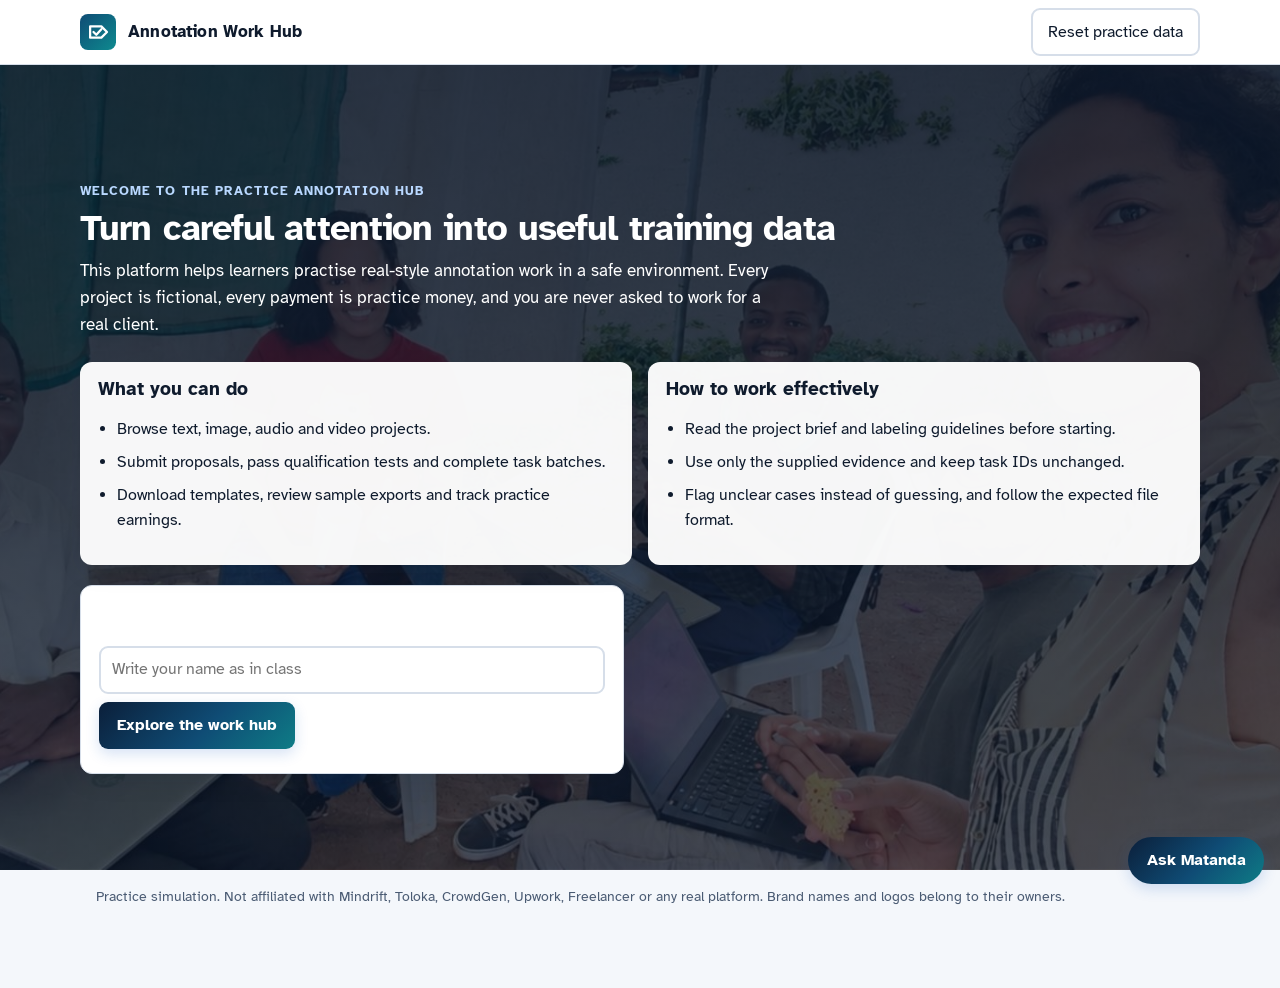
<file: index.html>
<!doctype html>
<html lang="en">
<head>
<meta charset="utf-8">
<meta name="viewport" content="width=device-width, initial-scale=1">
<title>Annotation Work Hub</title>
<link rel="icon" href="favicon.svg" type="image/svg+xml">
<link rel="apple-touch-icon" href="apple-touch-icon.png">
<link href="https://fonts.googleapis.com/css2?family=Atkinson+Hyperlegible:wght@400;700&display=swap" rel="stylesheet">
<link rel="stylesheet" href="theme.css">
<link rel="stylesheet" href="app.css">
</head>
<body>
<header class="site-header">
<svg class="brand-mark" viewBox="0 0 64 64" aria-hidden="true"><defs><linearGradient id="brand-gradient" x1="0" y1="0" x2="1" y2="1"><stop offset="0" stop-color="#0F4C75"/><stop offset="1" stop-color="#0E8A8F"/></linearGradient></defs><rect width="64" height="64" rx="14" fill="url(#brand-gradient)"/><path d="M18 22h20l10 10-10 10H18z" fill="none" stroke="#fff" stroke-width="4" stroke-linejoin="round"/><path d="M24 32l5 5 9-10" fill="none" stroke="#fff" stroke-width="4" stroke-linecap="round" stroke-linejoin="round"/></svg>
<a class="brand-name" href="index.html">Annotation Work Hub</a>
</header>
<main id="app"></main>
<footer class="site-footer"><p>Practice simulation. Not affiliated with Mindrift, Toloka, CrowdGen, Upwork, Freelancer or any real platform. Brand names and logos belong to their owners.</p></footer>
<script src="app.js"></script>
</body>
</html>
</file>
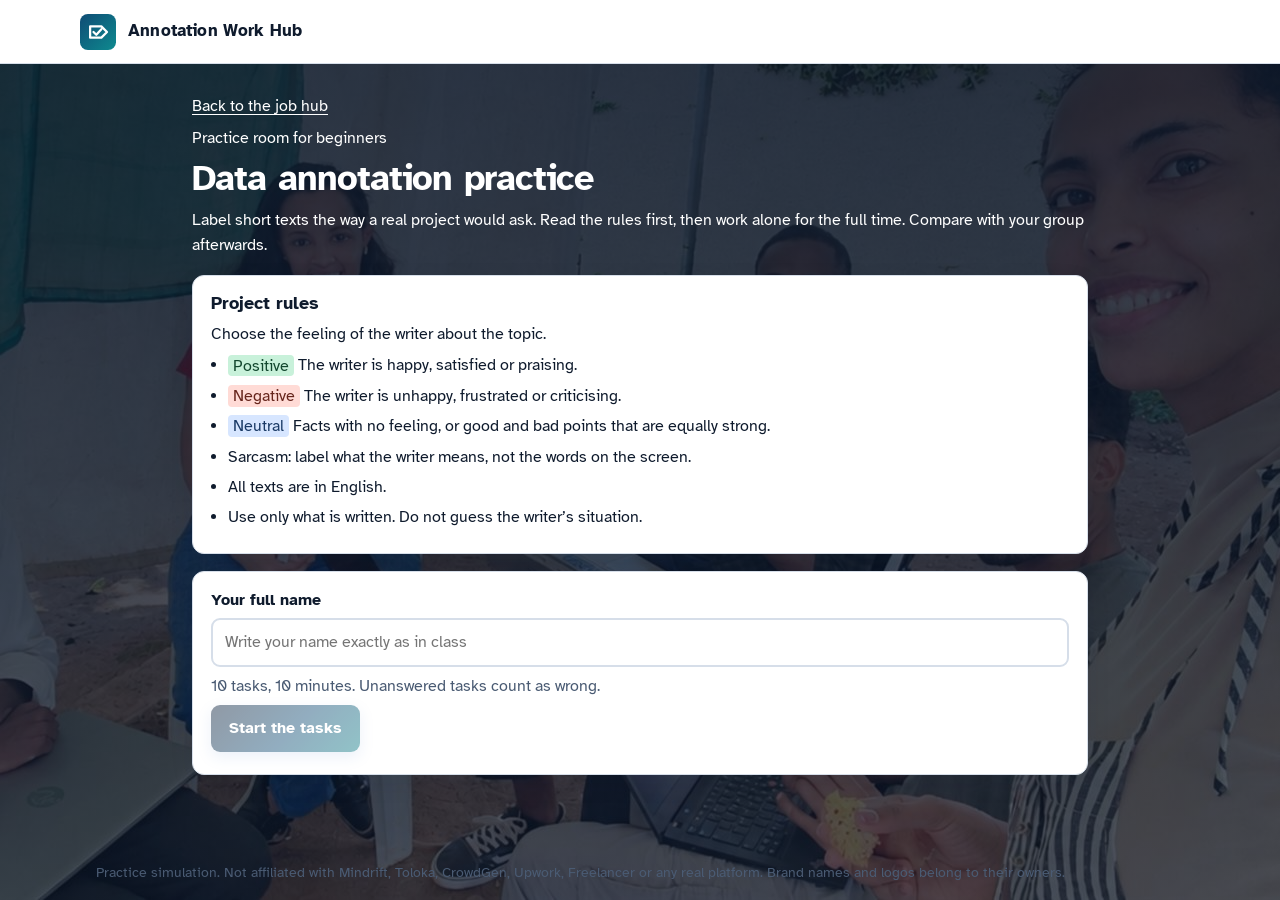
<file: practice.html>
<!doctype html>
<html lang="en">
<head>
<meta charset="utf-8">
<meta name="viewport" content="width=device-width, initial-scale=1">
<title>Annotation Practice Room</title>
<link rel="preconnect" href="https://fonts.googleapis.com">
<link rel="preconnect" href="https://fonts.gstatic.com" crossorigin>
<link href="https://fonts.googleapis.com/css2?family=Atkinson+Hyperlegible:wght@400;700&display=swap" rel="stylesheet">
<link rel="icon" href="favicon.svg" type="image/svg+xml">
<link rel="apple-touch-icon" href="apple-touch-icon.png">
<link rel="stylesheet" href="theme.css">
<link rel="stylesheet" href="style.css">
</head>
<body>
<header class="site-header">
<svg class="brand-mark" viewBox="0 0 64 64" aria-hidden="true"><defs><linearGradient id="brand-gradient" x1="0" y1="0" x2="1" y2="1"><stop offset="0" stop-color="#0F4C75"/><stop offset="1" stop-color="#0E8A8F"/></linearGradient></defs><rect width="64" height="64" rx="14" fill="url(#brand-gradient)"/><path d="M18 22h20l10 10-10 10H18z" fill="none" stroke="#fff" stroke-width="4" stroke-linejoin="round"/><path d="M24 32l5 5 9-10" fill="none" stroke="#fff" stroke-width="4" stroke-linecap="round" stroke-linejoin="round"/></svg>
<a class="brand-name" href="index.html">Annotation Work Hub</a>
</header>
<main>

<section id="intro">
  <p><a href="index.html">Back to the job hub</a></p>
  <p class="muted">Practice room for beginners</p>
  <h1>Data annotation practice</h1>
  <p>Label short texts the way a real project would ask. Read the rules first, then work alone for the full time. Compare with your group afterwards.</p>

  <div class="panel">
    <h2>Project rules</h2>
    <p>Choose the feeling of the writer about the topic.</p>
    <ul class="guide">
      <li><mark class="k pos">Positive</mark> The writer is happy, satisfied or praising.</li>
      <li><mark class="k neg">Negative</mark> The writer is unhappy, frustrated or criticising.</li>
      <li><mark class="k neu">Neutral</mark> Facts with no feeling, or good and bad points that are equally strong.</li>
      <li>Sarcasm: label what the writer means, not the words on the screen.</li>
      <li>All texts are in English.</li>
      <li>Use only what is written. Do not guess the writer’s situation.</li>
    </ul>
  </div>

  <div class="panel">
    <label for="name">Your full name</label>
    <input id="name" type="text" autocomplete="off" placeholder="Write your name exactly as in class">
    <p class="muted" id="meta"></p>
    <p><button class="primary" id="start" disabled>Start the tasks</button></p>
  </div>
</section>

<section id="work" class="hidden" aria-live="polite">
  <div class="top"><span id="count"></span><span class="timer" id="timer"></span></div>
  <div class="bar"><i id="fill"></i></div>
  <div class="sentbox"><span class="sent" id="sent"></span></div>
  <div class="opts" id="opts" role="group" aria-label="Choose a label"></div>
  <p class="muted">Keys: 1, 2, 3 to label. Left and right arrows to move.</p>
  <div class="nav">
    <button class="ghost" id="back">Back</button>
    <span>
      <button class="ghost" id="next">Next task</button>
      <button class="primary hidden" id="finish">Finish and score</button>
    </span>
  </div>
</section>

<section id="done" class="hidden">
  <h1>Your result</h1>
  <div class="panel">
    <div class="score" id="score"></div>
    <p id="verdict"></p>
    <p class="muted" id="sendmsg"></p>
    <p>
      <button class="ghost" id="copy">Copy my results</button>
      <button class="primary" id="again">Practice again</button>
    </p>
  </div>
  <h2>Review with your group</h2>
  <p class="muted">Where you and a teammate chose differently, read the rules together and decide which label fits. That discussion is the practice.</p>
  <div class="panel" id="review"></div>
</section>
 </main>
<footer class="site-footer"><p>Practice simulation. Not affiliated with Mindrift, Toloka, CrowdGen, Upwork, Freelancer or any real platform. Brand names and logos belong to their owners.</p></footer>
<script src="pda.js" type="module"></script>
</body>
</html>
</file>
<file: theme.css>
:root {
  color-scheme: light dark;
  --bg: #f4f7fb;
  --surface: #ffffff;
  --ink: #0f1b2d;
  --muted: #4a5b73;
  --line: #d6dee9;
  --brand: #1b5fc1;
  --brand-2: #0e8a8f;
  --focus: #e0a800;
  --success: #0b7a55;
  --danger: #b3341f;
  --brand-gradient: linear-gradient(135deg, #0b1f3a 0%, #0f4c75 55%, #0e7c86 100%);
  --space-1: 4px;
  --space-2: 8px;
  --space-3: 12px;
  --space-4: 16px;
  --space-5: 24px;
  --space-6: 32px;
  --radius-card: 12px;
  --radius-control: 9px;
  --shadow-card: 0 8px 24px rgba(15, 27, 45, 0.08);
  --pos-bg: #c8f1da;
  --pos-ink: #12472e;
  --neg-bg: #ffdbd6;
  --neg-ink: #66251c;
  --neu-bg: #d7e6ff;
  --neu-ink: #193965;

  /* Shared legacy aliases used by the two existing stylesheets. */
  --sf: var(--surface);
  --mu: var(--muted);
  --ln: var(--line);
  --good: var(--success);
  --bad: var(--danger);
  --pos: var(--pos-bg);
  --neg: var(--neg-bg);
  --neu: var(--neu-bg);
  --btn: var(--brand-gradient);
  --onb: #ffffff;
  --onbtn: #ffffff;
}

@media (prefers-color-scheme: dark) {
  :root {
    --bg: #0a1424;
    --surface: #121f36;
    --ink: #e8eef7;
    --muted: #9fb2ce;
    --line: #25375a;
    --brand: #5b9bff;
    --brand-2: #2dd4bf;
    --success: #6ee7b7;
    --danger: #ff9b86;
    --pos-bg: #1c5139;
    --pos-ink: #c3f4d5;
    --neg-bg: #612c30;
    --neg-ink: #ffd1c9;
    --neu-bg: #263f68;
    --neu-ink: #d2e4ff;
    --shadow-card: 0 12px 32px rgba(0, 0, 0, 0.24);
  }
}

* {
  box-sizing: border-box;
}

html {
  min-width: 320px;
  background: var(--bg);
}

body {
  min-height: 100vh;
  margin: 0;
  background: var(--bg);
  color: var(--ink);
  font-family: "Atkinson Hyperlegible", system-ui, -apple-system, "Segoe UI", sans-serif;
  font-size: 16px;
  line-height: 1.55;
}

button,
input,
textarea,
select {
  font: inherit;
}

button {
  color: inherit;
  cursor: pointer;
}

button:focus-visible,
a:focus-visible,
input:focus-visible,
textarea:focus-visible,
select:focus-visible {
  outline: 3px solid var(--focus);
  outline-offset: 3px;
}

.site-header {
  position: relative;
  z-index: 1;
  display: flex;
  min-height: 64px;
  align-items: center;
  gap: var(--space-3);
  padding: var(--space-2) max(var(--space-4), calc((100vw - 1120px) / 2));
  border-bottom: 1px solid var(--line);
  background: var(--surface);
}

.site-header #wallet-reset {
  margin-left: auto;
}

.site-header #wallet-storage-status {
  flex-basis: 100%;
  text-align: right;
  font-size: 0.8rem;
}

.brand-mark {
  display: block;
  width: 36px;
  height: 36px;
  flex: 0 0 auto;
}

.brand-name {
  color: var(--ink);
  font-size: 1.05rem;
  font-weight: 700;
  letter-spacing: 0.01em;
  text-decoration: none;
}

.site-footer {
  max-width: 1120px;
  margin: 0 auto;
  padding: var(--space-4);
  color: var(--muted);
  font-size: 0.875rem;
}

.site-footer p {
  margin: 0;
}

main {
  min-height: calc(100vh - 128px);
}

h1,
h2,
h3 {
  color: var(--ink);
  line-height: 1.2;
}

h1 {
  font-size: clamp(1.75rem, 4vw, 2.25rem);
  letter-spacing: -0.025em;
}

h2 {
  font-size: 1.2rem;
}

a {
  color: var(--brand);
  text-underline-offset: 0.18em;
}

.panel,
.card,
.payment-option {
  border-radius: var(--radius-card);
  box-shadow: var(--shadow-card);
}

input,
textarea,
select {
  max-width: 100%;
  border-radius: var(--radius-control);
}

mark.pos,
.k.pos,
.sent.pos {
  background: var(--pos-bg);
  color: var(--pos-ink);
}

mark.neg,
.k.neg,
.sent.neg {
  background: var(--neg-bg);
  color: var(--neg-ink);
}

mark.neu,
.k.neu,
.sent.neu {
  background: var(--neu-bg);
  color: var(--neu-ink);
}

.ok {
  color: var(--success);
}

.no {
  color: var(--danger);
}

@media (max-width: 34rem) {
  .site-header {
    flex-wrap: wrap;
  }

  .site-header #wallet-reset {
    margin-left: auto;
    padding: 0.45rem 0.65rem;
    font-size: 0.875rem;
  }
}

@media (prefers-reduced-motion: reduce) {
  *,
  *::before,
  *::after {
    scroll-behavior: auto !important;
    animation-duration: 0.01ms !important;
    animation-iteration-count: 1 !important;
    transition-duration: 0.01ms !important;
  }
}
</file>
<file: app.css>
body {
  margin: 0;
  background: var(--bg);
  color: var(--ink);
  font: 1rem/1.55 "Atkinson Hyperlegible", system-ui, sans-serif;
}

main {
  max-width: 72rem;
  margin: 0 auto;
  padding: var(--space-5) var(--space-4) calc(5rem + env(safe-area-inset-bottom));
}

#app {
  min-height: calc(100vh - 128px);
}

body.home-screen main {
  max-width: none;
  padding: 0 0 calc(5rem + env(safe-area-inset-bottom));
}

body.home-screen #app {
  min-height: calc(100vh - 128px);
  padding: clamp(2.5rem, 12vh, 7rem) max(var(--space-4), calc((100vw - 1120px) / 2)) calc(5rem + env(safe-area-inset-bottom));
  background-image:
    linear-gradient(180deg, rgba(8, 20, 40, 0.84), rgba(8, 20, 40, 0.68)),
    url("assets/home-bg.jpg"),
    var(--brand-gradient);
  background-position: center;
  background-size: cover;
  color: #fff;
}

body.home-screen h1,
body.home-screen > main > #app > p {
  color: #fff;
}

body.home-screen #app .mu {
  color: #fff;
}

body.home-screen #app > .panel {
  max-width: 34rem;
  background: var(--surface);
  color: var(--ink);
}

.welcome {
  width: min(1120px, 100%);
  margin: 0 auto;
}

.welcome-copy {
  max-width: 48rem;
  margin-bottom: 1.5rem;
}

.welcome-kicker {
  margin-bottom: 0.35rem;
  color: #b9d8ff;
  font-size: 0.82rem;
  font-weight: 700;
  letter-spacing: 0.08em;
  text-transform: uppercase;
}

.welcome-lead {
  max-width: 44rem;
  font-size: 1.08rem;
}

.welcome-grid {
  display: grid;
  grid-template-columns: repeat(2, minmax(0, 1fr));
  gap: 1rem;
}

.welcome-card {
  background: rgba(255, 255, 255, 0.96);
  border-radius: var(--radius-card);
  color: var(--ink);
  padding: 1rem 1.1rem;
  box-shadow: var(--shadow-card);
}

.welcome-card h2 {
  margin-top: 0;
  color: var(--ink);
}

.welcome-card li {
  margin-bottom: 0.5rem;
}

body.home-screen #app > .welcome .welcome-start {
  max-width: 34rem;
  margin-top: 1.25rem;
}

.board-hero {
  margin: calc(-1 * var(--space-5)) calc(-1 * var(--space-4)) var(--space-5);
  padding: var(--space-5) var(--space-4);
  background-image:
    linear-gradient(180deg, rgba(8, 20, 40, 0.84), rgba(8, 20, 40, 0.68)),
    url("assets/home-bg.jpg"),
    var(--brand-gradient);
  background-position: center;
  background-size: cover;
  color: #fff;
}

.board-hero h1,
.board-hero .mu,
.board-hero a {
  color: #fff;
}

.board-hero .gh {
  color: #fff;
  border-color: rgba(255, 255, 255, 0.72);
}

.board-hero .gh:hover {
  background: rgba(255, 255, 255, 0.14);
}

h1 {
  margin: 0.2rem 0 var(--space-2);
}

h2 {
  margin: 0.2rem 0 var(--space-2);
}

p {
  margin: var(--space-2) 0;
}

.mu {
  color: var(--mu);
}

.bar {
  display: flex;
  justify-content: space-between;
  align-items: center;
  gap: 1rem;
  flex-wrap: wrap;
}

.hero-content {
  width: fit-content;
  max-width: 100%;
  padding: 0.75rem 1rem;
  border-radius: var(--radius-control);
  background: rgba(5, 12, 24, 0.82);
}

.tabs {
  display: flex;
  gap: 0.5rem;
  flex-wrap: wrap;
  margin: 1rem 0;
}

button {
  font: inherit;
  cursor: pointer;
}

button:disabled {
  cursor: not-allowed;
  opacity: 0.58;
}

.coming-soon-badge {
  display: inline-block;
  margin-bottom: 0.5rem;
  padding: 0.15rem 0.55rem;
  border-radius: 999px;
  background: var(--sf);
  border: 1px solid var(--ln);
  font-size: 0.78rem;
  font-weight: 700;
}

.tab,
.gh {
  background: transparent;
  color: var(--ink);
  border: 2px solid var(--ln);
  border-radius: var(--radius-control);
  padding: 0.6rem 0.95rem;
  transition: none;
}

.tab:hover,
.gh:hover {
  border-color: var(--brand);
  background: color-mix(in srgb, var(--brand) 8%, var(--surface));
}

.tab[aria-pressed="true"] {
  border-color: var(--ink);
  background: var(--sf);
  font-weight: 700;
}

.gh {
  border-radius: var(--radius-control);
}

.pr {
  background: var(--btn);
  color: var(--onb);
  border: 0;
  border-radius: var(--radius-control);
  padding: 0.7rem 1.15rem;
  font-weight: 700;
  box-shadow: 0 5px 14px rgba(27, 95, 193, 0.18);
  transition: none;
}

.pr:hover {
  filter: brightness(0.95);
  transform: translateY(-1px);
}

.card {
  background: var(--sf);
  border: 1px solid var(--ln);
  border-radius: var(--radius-card);
  padding: 1rem 1.1rem;
  margin: 0.9rem 0;
  display: grid;
  grid-template-columns: 1fr auto;
  gap: 0.6rem 1.2rem;
  box-shadow: var(--shadow-card);
}

.meta {
  display: flex;
  gap: 1.6rem;
  flex-wrap: wrap;
  margin-top: 0.5rem;
}

.meta b {
  display: block;
}

.side {
  text-align: right;
  display: flex;
  flex-direction: column;
  justify-content: space-between;
  align-items: flex-end;
  gap: 0.6rem;
}

.pay {
  font-weight: 700;
}

.step {
  font-size: 0.9rem;
  color: var(--mu);
}

input[type="text"],
input[type="email"],
input[type="number"],
input[type="file"],
textarea,
select {
  width: 100%;
  font: inherit;
  padding: 0.6rem 0.7rem;
  border: 2px solid var(--ln);
  border-radius: var(--radius-control);
  background: var(--sf);
  color: var(--ink);
}

code {
  padding: 0.05em 0.3em;
  border-radius: 4px;
  background: var(--bg);
  overflow-wrap: anywhere;
}

textarea {
  min-height: 9rem;
}

label.f {
  font-weight: 700;
  display: block;
  margin: 0.9rem 0 0.3rem;
}

.panel {
  background: var(--sf);
  border: 1px solid var(--ln);
  border-radius: var(--radius-card);
  padding: 1rem 1.1rem;
  margin: 1rem 0;
  box-shadow: var(--shadow-card);
}

mark {
  padding: 0.05em 0.3em;
  border-radius: 4px;
  color: inherit;
}

.pos {
  background: var(--pos-bg);
  color: var(--pos-ink);
}

.neg {
  background: var(--neg-bg);
  color: var(--neg-ink);
}

.neu {
  background: var(--neu-bg);
  color: var(--neu-ink);
}

fieldset {
  border: 1px solid var(--ln);
  border-radius: 10px;
  margin: 0.9rem 0;
  padding: 0.6rem 1rem;
  background: var(--sf);
}

legend {
  font-weight: 700;
  padding: 0 0.4rem;
}

.o {
  display: block;
  padding: 0.45rem 0.3rem;
  cursor: pointer;
}

.o input {
  margin-right: 0.5rem;
}

.ok {
  color: var(--good);
  font-weight: 700;
}

.no {
  color: var(--bad);
  font-weight: 700;
}

.banner {
  border: 2px dashed var(--ln);
  border-radius: 8px;
  padding: 0.5rem 0.8rem;
  margin: 0.8rem 0;
  color: var(--mu);
}

ul {
  padding-left: 1.2rem;
}

li {
  margin: 0.3rem 0;
}

@media (max-width: 34rem) {
  main {
    padding: var(--space-4) var(--space-3) calc(5rem + env(safe-area-inset-bottom));
  }
  body.home-screen #app {
    padding: 3rem var(--space-3) calc(5rem + env(safe-area-inset-bottom));
  }
  .welcome-grid {
    grid-template-columns: 1fr;
  }
  body.home-screen main {
    padding-bottom: calc(5rem + env(safe-area-inset-bottom));
  }

  .board-hero {
    margin: calc(-1 * var(--space-4)) calc(-1 * var(--space-3)) var(--space-4);
    padding: var(--space-4) var(--space-3);
  }

  .card {
    grid-template-columns: 1fr;
  }

  .side {
    align-items: flex-start;
    text-align: left;
  }
}

/* Practice onboarding and Ask Matanda chat */
.veil { position: fixed; inset: 0; background: rgba(8, 12, 24, 0.6); display: grid; place-items: center; padding: 1rem; z-index: 20; }
.dlg { background: var(--sf); color: var(--ink); border-radius: 14px; padding: 1.4rem; width: min(28rem, 100%); }
.toast { position: fixed; left: 1rem; bottom: 1rem; max-width: 22rem; background: var(--btn); color: var(--onb); padding: 0.8rem 1rem; border-radius: 10px; z-index: 30; }
.hidden { display: none; }
#chat { position: fixed; right: 1rem; bottom: 1rem; z-index: 10; display: flex; flex-direction: column; align-items: flex-end; gap: 0.5rem; }
.chatbtn { position: relative; border-radius: 999px; }
.chat-unread { position: absolute; top: -2px; right: -2px; width: 12px; height: 12px; border-radius: 50%; background: #d72d3c; border: 2px solid var(--surface); }
.chatbox { display: flex; flex-direction: column; width: min(24rem, calc(100vw - 2rem)); height: min(70dvh, 32rem); max-height: min(70dvh, 32rem); background: var(--sf); border: 1px solid var(--ln); border-radius: 14px; overflow: hidden; box-shadow: var(--shadow-card); }
.chatbox.hidden { display: none; }
.chathead { display: flex; align-items: center; gap: 0.7rem; padding: 0.65rem 0.8rem; border-bottom: 1px solid var(--ln); }
.chat-title { flex: 1; }
.chat-notice { margin: 0; padding: 0.35rem 0.7rem; border-bottom: 1px solid var(--ln); color: var(--mu); font-size: 0.78rem; }
.chat-avatar { display: inline-grid; width: 30px; height: 30px; flex: 0 0 auto; place-items: center; border-radius: 50%; background: var(--brand-gradient); color: #fff; font-weight: 700; }
.chat-avatar.small { width: 25px; height: 25px; font-size: 0.85rem; }
.chat-minimize { width: 36px; height: 36px; border: 1px solid var(--ln); border-radius: 8px; background: var(--surface); font-size: 1.2rem; }
.chatlog { min-height: 0; flex: 1 1 auto; overflow-y: auto; padding: 0.7rem; display: flex; flex-direction: column; gap: 0.55rem; }
.msg-row { display: flex; align-items: flex-end; gap: 0.4rem; }
.msg { max-width: 85%; padding: 0.5rem 0.75rem; border-radius: 12px; background: var(--bg); overflow-wrap: anywhere; font-size: 0.95rem; }
.msg.me { margin-left: auto; background: var(--neu-bg); color: var(--neu-ink); }
.msg.bot { background: var(--bg); color: var(--ink); }
.typing-label { display: block; color: var(--mu); font-size: 0.8rem; }
.typing-dots { display: inline-flex; gap: 3px; margin-left: 4px; vertical-align: middle; }
.typing-dots i { width: 5px; height: 5px; border-radius: 50%; background: currentColor; animation: typing-pulse 0.9s infinite ease-in-out; }
.typing-dots i:nth-child(2) { animation-delay: 0.12s; }
.typing-dots i:nth-child(3) { animation-delay: 0.24s; }
@keyframes typing-pulse { 0%, 60%, 100% { opacity: 0.35; transform: translateY(0); } 30% { opacity: 1; transform: translateY(-3px); } }
.sr-only { position: absolute; width: 1px; height: 1px; padding: 0; margin: -1px; overflow: hidden; clip: rect(0,0,0,0); white-space: nowrap; border: 0; }
.chatq { display: flex; flex-wrap: nowrap; gap: 0.4rem; overflow-x: auto; overflow-y: hidden; padding: 0 0.7rem 0.5rem; scrollbar-width: thin; }
.chatq.hidden { display: none; }
.chatq .tab { font-size: 0.85rem; padding: 0.25rem 0.6rem; }
.chatq .tab { flex: 0 0 auto; }
.chatin { display: flex; gap: 0.4rem; padding: 0.7rem; border-top: 1px solid var(--ln); }
.chatin input { min-width: 0; flex: 1; }
.chatin .pr { flex: 0 0 auto; }

.payment-options { display: grid; grid-template-columns: repeat(2, minmax(0, 1fr)); gap: 0.65rem; margin: 1rem 0; }
.payment-option { position: relative; display: flex; min-height: 94px; align-items: center; gap: 0.8rem; padding: 0.8rem; border: 2px solid var(--ln); background: var(--sf); text-align: left; }
.payment-option[aria-pressed="true"] { border-color: var(--brand); box-shadow: inset 0 0 0 1px var(--brand), var(--shadow-card); }
.payment-option[aria-pressed="true"]::after { content: "✓ Selected"; margin-left: auto; align-self: flex-start; color: var(--brand); font-size: 0.78rem; font-weight: 700; white-space: nowrap; }
.payment-logo-tile { display: inline-flex; width: 56px; height: 40px; flex: 0 0 56px; align-items: center; justify-content: center; gap: 2px; padding: 6px; border: 1px solid #d7dce3; border-radius: 6px; background: #fff; }
.payment-icon { width: 100%; height: 100%; object-fit: contain; flex: 1 1 auto; min-width: 0; }
.payment-logo-set { display: inline-flex; gap: 0.2rem; flex: 0 0 auto; }
.payment-notice { padding: 0.85rem 1rem; border: 2px solid var(--danger); border-radius: var(--radius-control); color: var(--danger); font-weight: 700; }
.payment-fields { display: grid; grid-template-columns: repeat(2, minmax(0, 1fr)); gap: 0.25rem 0.8rem; }
.payment-fields .wide { grid-column: 1 / -1; }
.modality-filters { display: flex; gap: 0.5rem; flex-wrap: wrap; margin: 0.75rem 0; }
.earnings-table { width: 100%; border-collapse: collapse; }
.earnings-table th,
.earnings-table td { padding: 0.55rem 0.4rem; border-bottom: 1px solid var(--ln); text-align: left; vertical-align: top; }
.earnings-table td { text-align: right; }
.project-preview-image,
video { display: block; width: 100%; max-width: 42rem; max-height: 24rem; object-fit: contain; }
audio { width: 100%; }
.brand-detection { display: flex; min-height: 42px; align-items: center; gap: 0.55rem; margin-top: 0.35rem; }
.brand-detection img { width: 64px; height: 28px; object-fit: contain; }
.brand-detection img[hidden] { display: none; }

@media (max-width: 34rem) {
  #chat { right: 0.65rem; bottom: calc(0.65rem + env(safe-area-inset-bottom)); }
  .chatbox { width: calc(100vw - 2rem); }
  .chatin { padding: 0.55rem; }
  .chatin .pr { padding: 0.6rem 0.8rem; }
  .payment-options,
  .payment-fields { grid-template-columns: 1fr; }
  .payment-fields .wide { grid-column: auto; }
  .modality-filters { gap: 0.35rem; }
  .modality-filters .tab { padding: 0.45rem 0.65rem; }
  .earnings-table th,
  .earnings-table td { overflow-wrap: anywhere; }
}

@media (max-width: 600px) {
  #chat { right: 0.65rem; bottom: calc(0.65rem + env(safe-area-inset-bottom)); }
  #chat.chat-open .chatbtn { display: none; }
  #chat .chatbtn { min-height: 44px; padding: 0.55rem 0.9rem; font-size: 0.9rem; }
  .board-hero .gh { min-height: 40px; padding: 0.35rem 0.55rem; font-size: 0.875rem; }
  .site-footer { padding-bottom: calc(5rem + env(safe-area-inset-bottom)); }
  .site-footer #wallet-reset { padding: 0.2rem 0; border: 0; border-radius: 0; color: var(--brand); text-decoration: underline; text-underline-offset: 0.18em; }
}

.site-footer { padding-bottom: calc(5rem + env(safe-area-inset-bottom)); }

@media (prefers-reduced-motion: reduce) {
  .typing-dots i { animation: none; opacity: 0.7; }
}
</file>
<file: style.css>
* { box-sizing: border-box; }

html,
body { margin: 0; }

body {
  background: var(--bg);
  color: var(--ink);
  font-family: "Atkinson Hyperlegible", system-ui, -apple-system, "Segoe UI", Roboto, sans-serif;
  font-size: 1rem;
  line-height: 1.55;
}

body.practice-intro {
  background-image:
    linear-gradient(180deg, rgba(8, 20, 40, 0.84), rgba(8, 20, 40, 0.68)),
    url("assets/home-bg.jpg"),
    var(--brand-gradient);
  background-position: center;
  background-size: cover;
  background-repeat: no-repeat;
}

body.practice-intro #intro > p,
body.practice-intro #intro > p a,
body.practice-intro #intro h1 {
  color: #fff;
}

body.practice-intro #intro > p.muted {
  color: #fff;
}

main {
  max-width: 58rem;
  margin: 0 auto;
  padding: var(--space-5) var(--space-4) 2rem;
}

#intro,
#work,
#done {
  min-height: calc(100vh - 180px);
}

h1 {
  font-size: clamp(1.75rem, 4vw, 2.25rem);
  line-height: 1.2;
  margin: 0.2rem 0 0.5rem;
}

h2 {
  font-size: 1.15rem;
  margin: 0 0 0.5rem;
}

p { margin: 0.4rem 0; }

.muted { color: var(--muted); }

.panel {
  background: var(--surface);
  border: 1px solid var(--line);
  border-radius: var(--radius-card);
  padding: 1rem 1.1rem;
  margin: 1.1rem 0;
  box-shadow: var(--shadow-card);
}

label {
  display: block;
  margin-bottom: 0.3rem;
  font-weight: 700;
}

input[type="text"] {
  width: 100%;
  padding: 0.65rem 0.75rem;
  border: 2px solid var(--line);
  border-radius: var(--radius-control);
  background: var(--surface);
  color: var(--ink);
  font: inherit;
}

button {
  font: inherit;
  cursor: pointer;
}

.primary,
.ghost,
.opt {
  transition: transform 0.15s ease, border-color 0.15s ease, box-shadow 0.15s ease, filter 0.15s ease, background-color 0.15s ease;
}

.primary {
  background: var(--btn);
  color: var(--onbtn);
  border: 0;
  border-radius: var(--radius-control);
  padding: 0.7rem 1.15rem;
  font-weight: 700;
  box-shadow: 0 5px 14px rgba(27, 95, 193, 0.18);
}

.primary:hover {
  filter: brightness(0.95);
  transform: translateY(-1px);
}

.primary:disabled {
  opacity: 0.45;
  cursor: not-allowed;
}

.ghost {
  background: transparent;
  color: var(--ink);
  border: 2px solid var(--line);
  border-radius: var(--radius-control);
  padding: 0.6rem 0.95rem;
}

.ghost:hover {
  border-color: var(--brand);
  background: color-mix(in srgb, var(--brand) 8%, var(--surface));
}

.guide {
  padding-left: 1.1rem;
  margin: 0.4rem 0;
}

.guide li { margin: 0.35rem 0; }

mark.k {
  padding: 0.05em 0.3em;
  border-radius: 4px;
  color: inherit;
}

.k.pos,
.sent.pos { background: var(--pos-bg); color: var(--pos-ink); }

.k.neg,
.sent.neg { background: var(--neg-bg); color: var(--neg-ink); }

.k.neu,
.sent.neu { background: var(--neu-bg); color: var(--neu-ink); }

.top {
  display: flex;
  justify-content: space-between;
  align-items: baseline;
  gap: 1rem;
  font-weight: 700;
}

.timer.low { color: var(--bad); }

.bar {
  height: 6px;
  background: var(--line);
  border-radius: 3px;
  margin: 0.5rem 0 1.4rem;
  overflow: hidden;
}

.bar i {
  display: block;
  height: 100%;
  width: 0;
  background: var(--brand);
}

.sent {
  display: inline;
  font-size: 1.65rem;
  line-height: 1.7;
  padding: 0.1em 0.15em;
  border-radius: 4px;
  -webkit-box-decoration-break: clone;
  box-decoration-break: clone;
}

.sentbox {
  min-height: 7.5rem;
  margin: 0.4rem 0 1.4rem;
}

.opts {
  display: grid;
  grid-template-columns: repeat(3, minmax(0, 1fr));
  gap: 0.6rem;
}

.opt {
  background: var(--surface);
  color: var(--ink);
  border: 2px solid var(--line);
  border-radius: var(--radius-card);
  padding: 0.9rem 0.5rem;
  font-weight: 700;
  text-align: center;
}

.opt small {
  display: block;
  font-weight: 400;
  color: var(--muted);
}

.opt[aria-pressed="true"] {
  border-color: var(--ink);
  box-shadow: inset 0 -6px 0 var(--sw);
}

.opt.pos { --sw: var(--pos-bg); }
.opt.neg { --sw: var(--neg-bg); }
.opt.neu { --sw: var(--neu-bg); }

.nav {
  display: flex;
  justify-content: space-between;
  gap: 0.6rem;
  margin-top: 1.4rem;
}

.score {
  font-size: 2.6rem;
  font-weight: 700;
  line-height: 1.1;
}

.row {
  border-top: 1px solid var(--line);
  padding: 0.8rem 0;
}

@media (max-width: 34rem) {
  main { padding: var(--space-4) var(--space-3) 1rem; }
  .sent { font-size: 1.35rem; }
  .opts { gap: 0.4rem; }
  .opt { padding: 0.75rem 0.25rem; }
  .nav { align-items: center; }
  .nav span { display: flex; flex-wrap: wrap; justify-content: flex-end; gap: 0.4rem; }
  .nav button { padding: 0.6rem 0.75rem; }
}

.row:first-child { border-top: 0; }

.ok {
  color: var(--good);
  font-weight: 700;
}

.no {
  color: var(--bad);
  font-weight: 700;
}

.hidden { display: none; }

@media (max-width: 30rem) {
  .opts {
    grid-template-columns: 1fr;
  }

  .sent {
    font-size: 1.35rem;
  }
}
</file>
